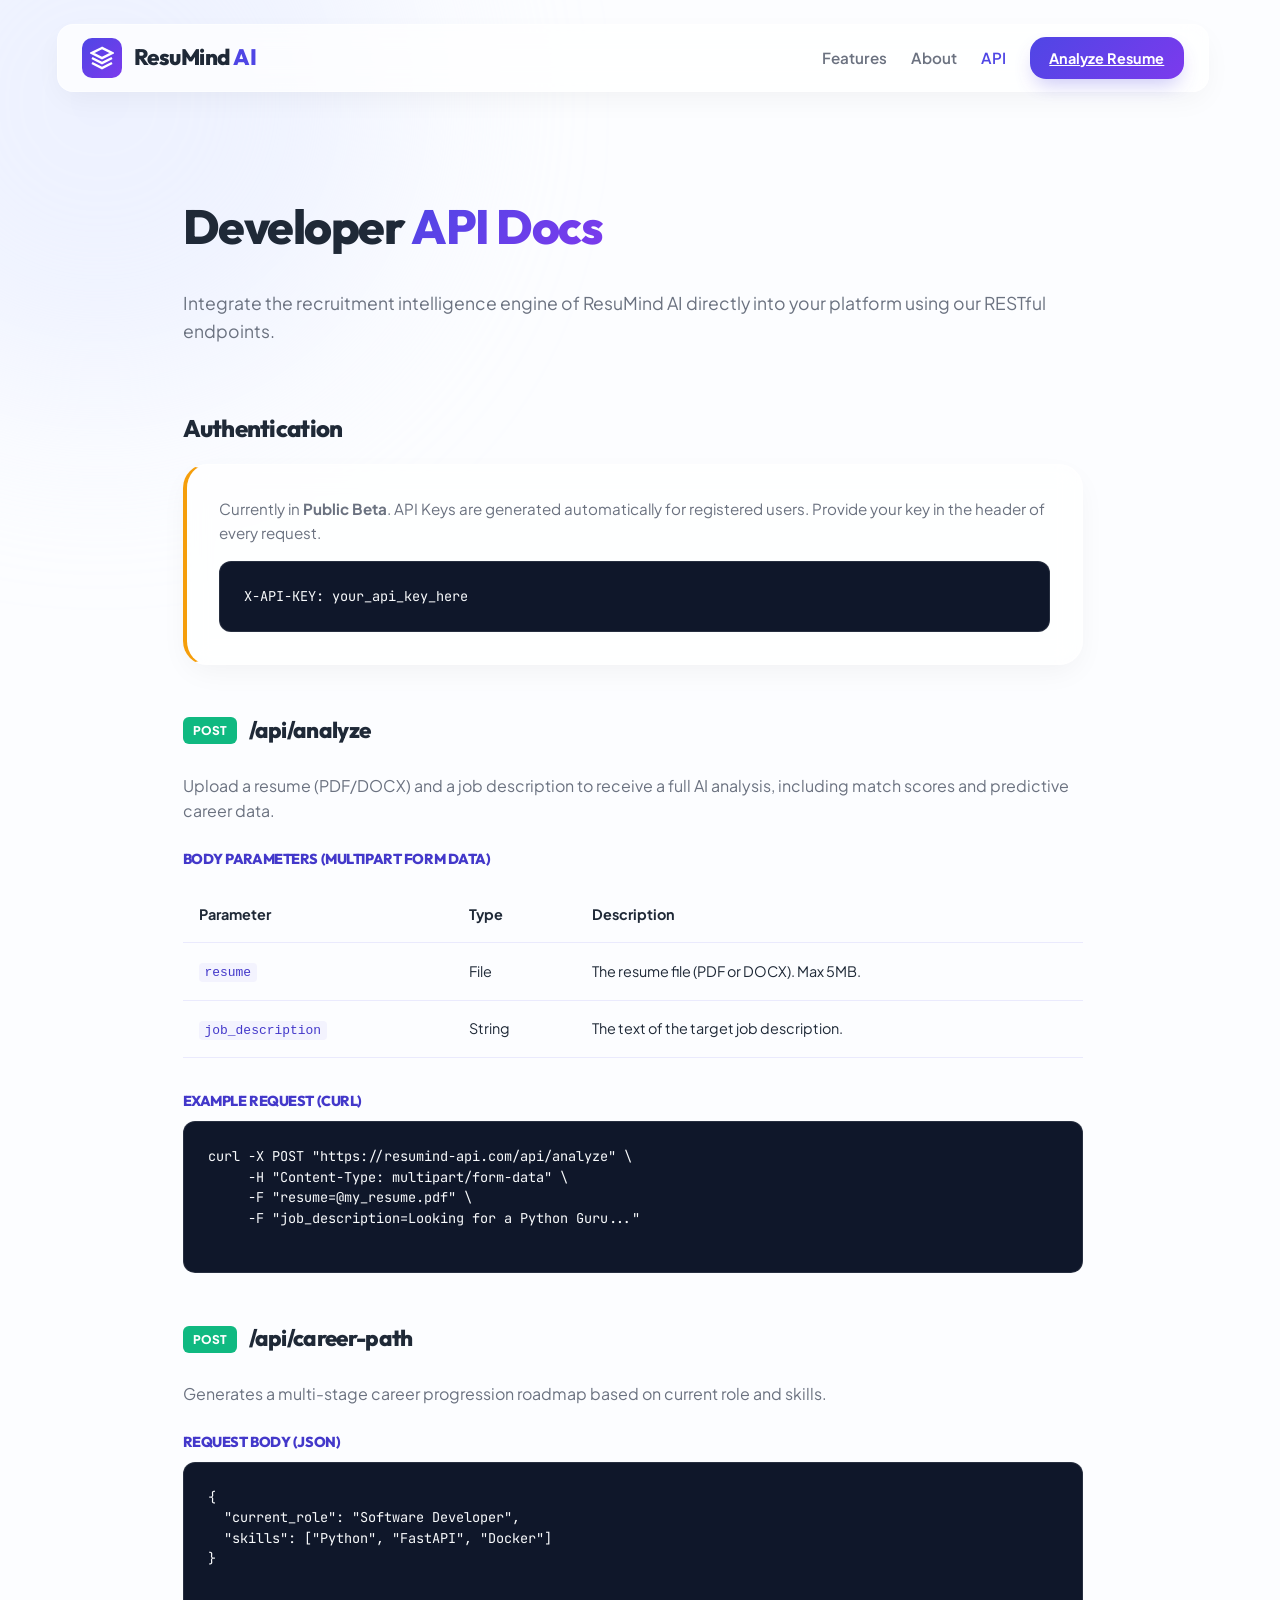
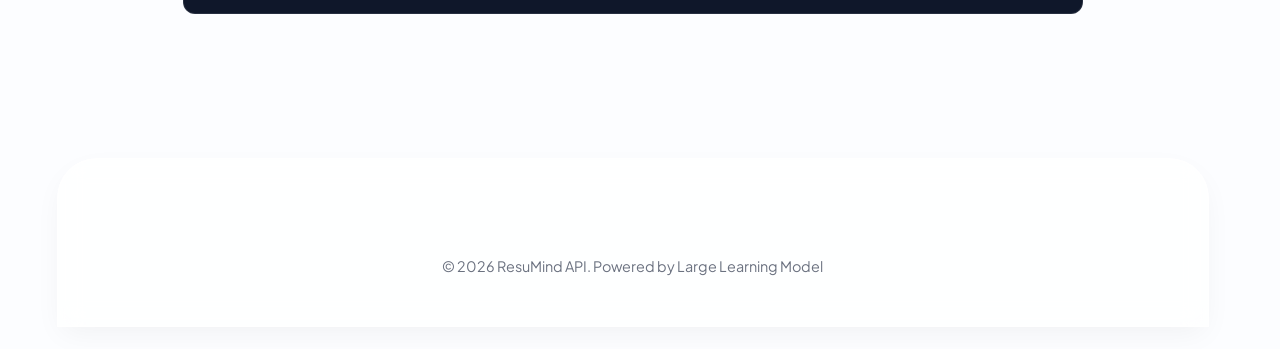
<file: frontend/api-docs.html>
<!DOCTYPE html>
<html lang="en">
<head>
    <meta charset="UTF-8">
    <meta name="viewport" content="width=device-width, initial-scale=1.0">
    <title>API Documentation | ResuMind AI</title>
    <link rel="preconnect" href="https://fonts.googleapis.com">
    <link rel="preconnect" href="https://fonts.gstatic.com" crossorigin>
    <link href="https://fonts.googleapis.com/css2?family=Outfit:wght@300;400;500;600;700;800&family=Plus+Jakarta+Sans:wght@400;500;600;700;800&family=JetBrains+Mono:wght@400;600&display=swap" rel="stylesheet">
    <link rel="stylesheet" href="css/styles.css">
    <link rel="stylesheet" href="css/components.css">
    <style>
        pre { background: #0f172a; color: #f8fafc; padding: 1.5rem; border-radius: 12px; font-family: 'JetBrains Mono', monospace; font-size: 0.85rem; overflow-x: auto; line-height: 1.5; border: 1px solid rgba(255,255,255,0.1); }
        .endpoint-card { margin-bottom: 3rem; }
        .method { padding: 4px 10px; border-radius: 6px; font-weight: 800; font-size: 0.75rem; color: white; margin-right: 0.75rem; }
        .method.post { background: #10b981; }
        .method.get { background: #3b82f6; }
        .param-table { width: 100%; border-collapse: collapse; margin: 1rem 0; font-size: 0.9rem; }
        .param-table th, .param-table td { text-align: left; padding: 1rem; border-bottom: 1px solid var(--border-subtle); }
        code { color: var(--text-indigo); background: rgba(79,70,229,0.05); padding: 2px 6px; border-radius: 4px; font-size: 0.9em; }
    </style>
</head>
<body>
    <div class="bg-shape shape-1"></div>

    <div class="app-container">
        <!-- Navigation -->
        <nav class="top-nav glass-panel">
            <div class="nav-brand">
                <a href="index.html" style="text-decoration: none; display: flex; align-items: center; gap: 0.75rem;">
                    <div class="brand-icon">
                        <svg width="24" height="24" viewBox="0 0 24 24" fill="none" stroke="currentColor" stroke-width="2.5">
                            <path d="M12 2L2 7L12 12L22 7L12 2Z"/><path d="M2 17L12 22L22 17"/><path d="M2 12L12 17L22 12"/>
                        </svg>
                    </div>
                    <span class="brand-text">ResuMind <span class="text-indigo">AI</span></span>
                </a>
            </div>
            <div class="nav-links">
                <a href="features.html" class="nav-link">Features</a>
                <a href="about.html" class="nav-link">About</a>
                <a href="api-docs.html" class="nav-link active">API</a>
                <a href="analyzer.html" class="btn btn-indigo btn-sm">Analyze Resume</a>
            </div>
        </nav>

        <main class="main-content" style="max-width: 900px; margin: 0 auto; padding-top: 4rem;">
            <header style="margin-bottom: 4rem;">
                <h1 style="font-size: 3rem; margin-bottom: 1.5rem;">Developer <span class="gradient-text">API Docs</span></h1>
                <p style="font-size: 1.1rem; color: var(--text-muted); line-height: 1.6;"> Integrate the recruitment intelligence engine of ResuMind AI directly into your platform using our RESTful endpoints.</p>
            </header>

            <!-- Authentication Section -->
            <section class="endpoint-card">
                <h2 style="margin-bottom: 1rem;">Authentication</h2>
                <div class="card glass-panel" style="border-left: 4px solid #f59e0b;">
                    <p style="font-size: 0.95rem; color: var(--text-muted);">Currently in <strong>Public Beta</strong>. API Keys are generated automatically for registered users. Provide your key in the header of every request.</p>
                    <pre style="margin-top: 1rem;">X-API-KEY: your_api_key_here</pre>
                </div>
            </section>

            <!-- Analyze Endpoint -->
            <section class="endpoint-card">
                <div style="display: flex; align-items: center; margin-bottom: 1.5rem;">
                    <span class="method post">POST</span>
                    <h3 style="font-size: 1.4rem;">/api/analyze</h3>
                </div>
                <p style="color: var(--text-muted); margin-bottom: 1.5rem;">Upload a resume (PDF/DOCX) and a job description to receive a full AI analysis, including match scores and predictive career data.</p>
                
                <h4 style="font-size: 0.9rem; color: var(--text-indigo); margin-bottom: 0.5rem; text-transform: uppercase;">Body Parameters (Multipart Form Data)</h4>
                <table class="param-table">
                    <tr><th>Parameter</th><th>Type</th><th>Description</th></tr>
                    <tr><td><code>resume</code></td><td>File</td><td>The resume file (PDF or DOCX). Max 5MB.</td></tr>
                    <tr><td><code>job_description</code></td><td>String</td><td>The text of the target job description.</td></tr>
                </table>

                <h4 style="font-size: 0.9rem; color: var(--text-indigo); margin: 2rem 0 0.5rem; text-transform: uppercase;">Example Request (cURL)</h4>
                <pre>
curl -X POST "https://resumind-api.com/api/analyze" \
     -H "Content-Type: multipart/form-data" \
     -F "resume=@my_resume.pdf" \
     -F "job_description=Looking for a Python Guru..."
                </pre>
            </section>

            <!-- Career Path Endpoint -->
            <section class="endpoint-card">
                <div style="display: flex; align-items: center; margin-bottom: 1.5rem;">
                    <span class="method post">POST</span>
                    <h3 style="font-size: 1.4rem;">/api/career-path</h3>
                </div>
                <p style="color: var(--text-muted); margin-bottom: 1.5rem;">Generates a multi-stage career progression roadmap based on current role and skills.</p>
                
                <h4 style="font-size: 0.9rem; color: var(--text-indigo); margin-bottom: 0.5rem; text-transform: uppercase;">Request Body (JSON)</h4>
                <pre>
{
  "current_role": "Software Developer",
  "skills": ["Python", "FastAPI", "Docker"]
}
                </pre>
            </section>
        </main>

        <footer class="v4-footer-unified glass-panel">
            <div style="text-align: center; color: var(--text-muted); font-size: 0.9rem;">
                © 2026 ResuMind API. Powered by Large Learning Model
            </div>
        </footer>
    </div>
</body>
</html>
</file>
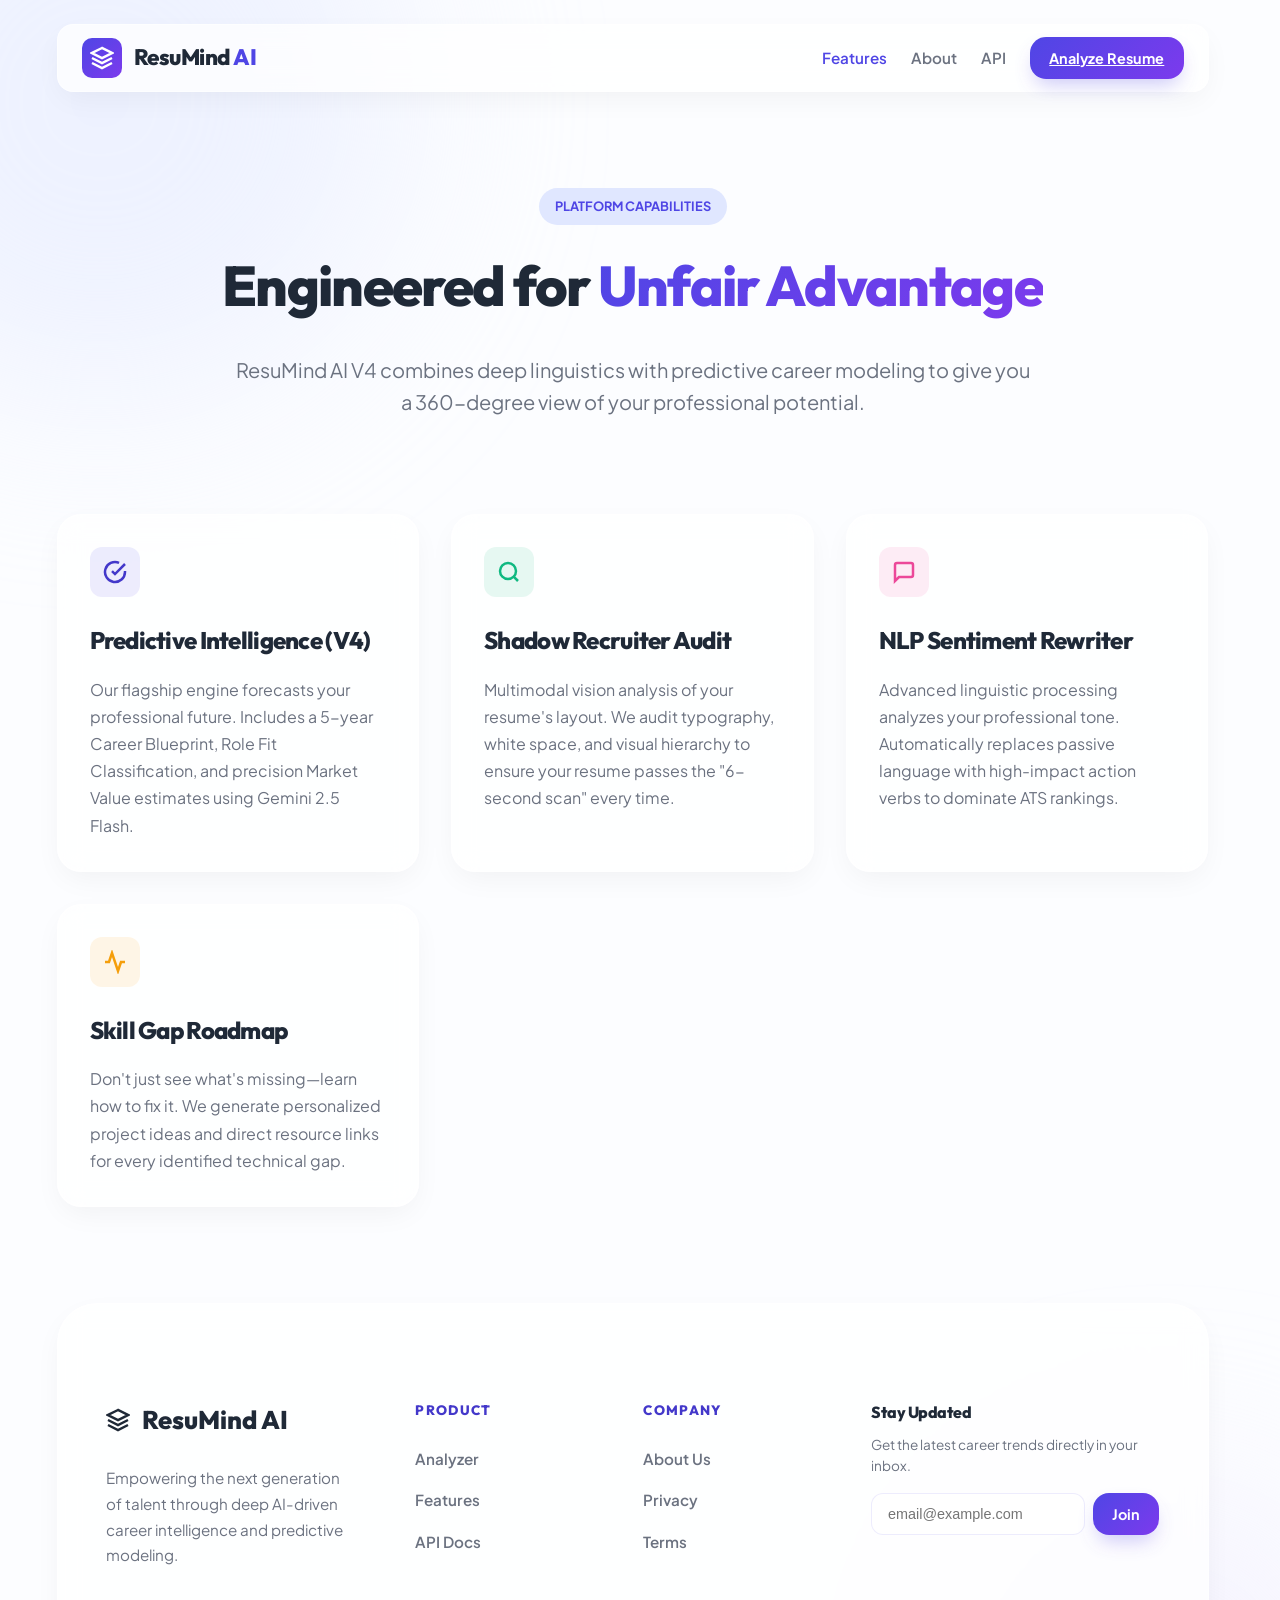
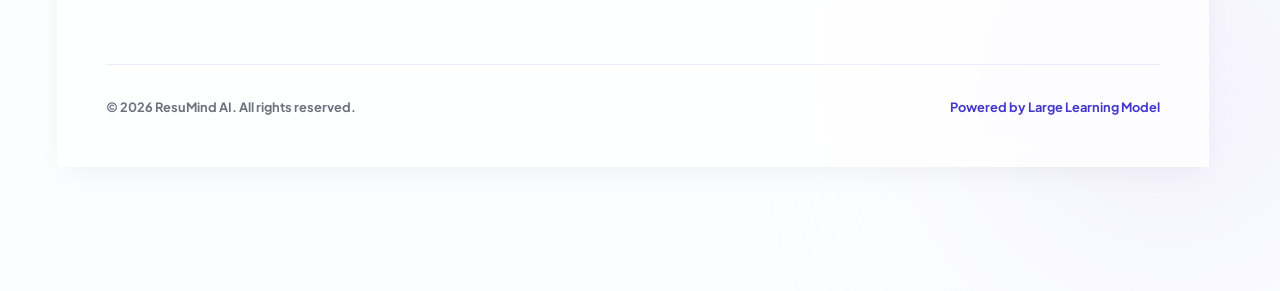
<file: frontend/features.html>
<!DOCTYPE html>
<html lang="en">
<head>
    <meta charset="UTF-8">
    <meta name="viewport" content="width=device-width, initial-scale=1.0">
    <title>Features | ResuMind AI V4</title>
    <link rel="preconnect" href="https://fonts.googleapis.com">
    <link rel="preconnect" href="https://fonts.gstatic.com" crossorigin>
    <link href="https://fonts.googleapis.com/css2?family=Outfit:wght@300;400;500;600;700;800&family=Plus+Jakarta+Sans:wght@400;500;600;700;800&display=swap" rel="stylesheet">
    <link rel="stylesheet" href="css/styles.css">
    <link rel="stylesheet" href="css/components.css">
</head>
<body>
    <div class="bg-shape shape-1"></div>
    <div class="bg-shape shape-2"></div>

    <div class="app-container">
        <!-- Navigation -->
        <nav class="top-nav glass-panel">
            <div class="nav-brand">
                <a href="index.html" style="text-decoration: none; display: flex; align-items: center; gap: 0.75rem;">
                    <div class="brand-icon">
                        <svg width="24" height="24" viewBox="0 0 24 24" fill="none" stroke="currentColor" stroke-width="2.5">
                            <path d="M12 2L2 7L12 12L22 7L12 2Z"/><path d="M2 17L12 22L22 17"/><path d="M2 12L12 17L22 12"/>
                        </svg>
                    </div>
                    <span class="brand-text">ResuMind <span class="text-indigo">AI</span></span>
                </a>
            </div>
            <div class="nav-links">
                <a href="features.html" class="nav-link active">Features</a>
                <a href="about.html" class="nav-link">About</a>
                <a href="api-docs.html" class="nav-link">API</a>
                <a href="analyzer.html" class="btn btn-indigo btn-sm">Analyze Resume</a>
            </div>
        </nav>

        <main class="main-content">
            <header style="padding: 4rem 0; text-align: center;">
                <div class="pill-label">PLATFORM CAPABILITIES</div>
                <h1 style="font-size: 3.5rem; margin-bottom: 1.5rem;">Engineered for <span class="gradient-text">Unfair Advantage</span></h1>
                <p style="font-size: 1.25rem; color: var(--text-muted); max-width: 800px; margin: 0 auto;">
                    ResuMind AI V4 combines deep linguistics with predictive career modeling to give you a 360-degree view of your professional potential.
                </p>
            </header>

            <div style="display: grid; grid-template-columns: repeat(auto-fit, minmax(350px, 1fr)); gap: 2rem; margin-top: 2rem;">
                <!-- Feature 1 -->
                <div class="card glass-panel staggered-entry fade-in-up" style="--delay: 1">
                    <div style="width: 50px; height: 50px; border-radius: 12px; background: rgba(79, 70, 229, 0.1); color: var(--text-indigo); display: flex; align-items: center; justify-content: center; margin-bottom: 1.5rem;">
                        <svg width="24" height="24" viewBox="0 0 24 24" fill="none" stroke="currentColor" stroke-width="2.5"><path d="M22 11.08V12a10 10 0 1 1-5.93-9.14"></path><polyline points="22 4 12 14.01 9 11.01"></polyline></svg>
                    </div>
                    <h3 style="font-size: 1.5rem; margin-bottom: 1rem;">Predictive Intelligence (V4)</h3>
                    <p style="color: var(--text-muted); line-height: 1.7;">Our flagship engine forecasts your professional future. Includes a 5-year Career Blueprint, Role Fit Classification, and precision Market Value estimates using Gemini 2.5 Flash.</p>
                </div>

                <!-- Feature 2 -->
                <div class="card glass-panel staggered-entry fade-in-up" style="--delay: 2">
                    <div style="width: 50px; height: 50px; border-radius: 12px; background: rgba(16, 185, 129, 0.1); color: #10b981; display: flex; align-items: center; justify-content: center; margin-bottom: 1.5rem;">
                        <svg width="24" height="24" viewBox="0 0 24 24" fill="none" stroke="currentColor" stroke-width="2.5"><circle cx="11" cy="11" r="8"></circle><line x1="21" y1="21" x2="16.65" y2="16.65"></line></svg>
                    </div>
                    <h3 style="font-size: 1.5rem; margin-bottom: 1rem;">Shadow Recruiter Audit</h3>
                    <p style="color: var(--text-muted); line-height: 1.7;">Multimodal vision analysis of your resume's layout. We audit typography, white space, and visual hierarchy to ensure your resume passes the "6-second scan" every time.</p>
                </div>

                <!-- Feature 3 -->
                <div class="card glass-panel staggered-entry fade-in-up" style="--delay: 3">
                    <div style="width: 50px; height: 50px; border-radius: 12px; background: rgba(236, 72, 153, 0.1); color: #ec4899; display: flex; align-items: center; justify-content: center; margin-bottom: 1.5rem;">
                        <svg width="24" height="24" viewBox="0 0 24 24" fill="none" stroke="currentColor" stroke-width="2.5"><path d="M21 15a2 2 0 0 1-2 2H7l-4 4V5a2 2 0 0 1 2-2h14a2 2 0 0 1 2 2z"></path></svg>
                    </div>
                    <h3 style="font-size: 1.5rem; margin-bottom: 1rem;">NLP Sentiment Rewriter</h3>
                    <p style="color: var(--text-muted); line-height: 1.7;">Advanced linguistic processing analyzes your professional tone. Automatically replaces passive language with high-impact action verbs to dominate ATS rankings.</p>
                </div>

                <!-- Feature 4 -->
                <div class="card glass-panel staggered-entry fade-in-up" style="--delay: 4">
                    <div style="width: 50px; height: 50px; border-radius: 12px; background: rgba(245, 158, 11, 0.1); color: #f59e0b; display: flex; align-items: center; justify-content: center; margin-bottom: 1.5rem;">
                        <svg width="24" height="24" viewBox="0 0 24 24" fill="none" stroke="currentColor" stroke-width="2.5"><polyline points="22 12 18 12 15 21 9 3 6 12 2 12"></polyline></svg>
                    </div>
                    <h3 style="font-size: 1.5rem; margin-bottom: 1rem;">Skill Gap Roadmap</h3>
                    <p style="color: var(--text-muted); line-height: 1.7;">Don't just see what's missing—learn how to fix it. We generate personalized project ideas and direct resource links for every identified technical gap.</p>
                </div>
            </div>
        </main>

        <footer class="v4-footer-unified glass-panel">
            <div class="footer-grid-v4">
                <div class="footer-brand-col">
                    <div class="f-logo">
                        <svg width="24" height="24" viewBox="0 0 24 24" fill="none" stroke="currentColor" stroke-width="2.5"><path d="M12 2L2 7L12 12L22 7L12 2Z"/><path d="M2 17L12 22L22 17"/><path d="M2 12L12 17L22 12"/></svg>
                        <span>ResuMind AI</span>
                    </div>
                    <p>Empowering the next generation of talent through deep AI-driven career intelligence and predictive modeling.</p>
                </div>
                <div class="footer-col">
                    <h4>Product</h4>
                    <ul class="footer-nav-list">
                        <li><a href="analyzer.html">Analyzer</a></li>
                        <li><a href="features.html">Features</a></li>
                        <li><a href="api-docs.html">API Docs</a></li>
                    </ul>
                </div>
                <div class="footer-col">
                    <h4>Company</h4>
                    <ul class="footer-nav-list">
                        <li><a href="about.html">About Us</a></li>
                        <li><a href="privacy.html">Privacy</a></li>
                        <li><a href="terms.html">Terms</a></li>
                    </ul>
                </div>
                <div class="footer-newsletter">
                    <h4>Stay Updated</h4>
                    <p style="font-size: 0.85rem; color: var(--text-muted); margin-top: 0.5rem;">Get the latest career trends directly in your inbox.</p>
                    <div class="newsletter-form">
                        <input type="email" placeholder="email@example.com" class="newsletter-input">
                        <button class="btn btn-indigo btn-sm">Join</button>
                    </div>
                </div>
            </div>
            <div class="footer-bottom-v4">
                <div>© 2026 ResuMind AI. All rights reserved.</div>
                <div style="color: var(--text-indigo);">Powered by Large Learning Model</div>
            </div>
        </footer>
    </div>
</body>
</html>
</file>
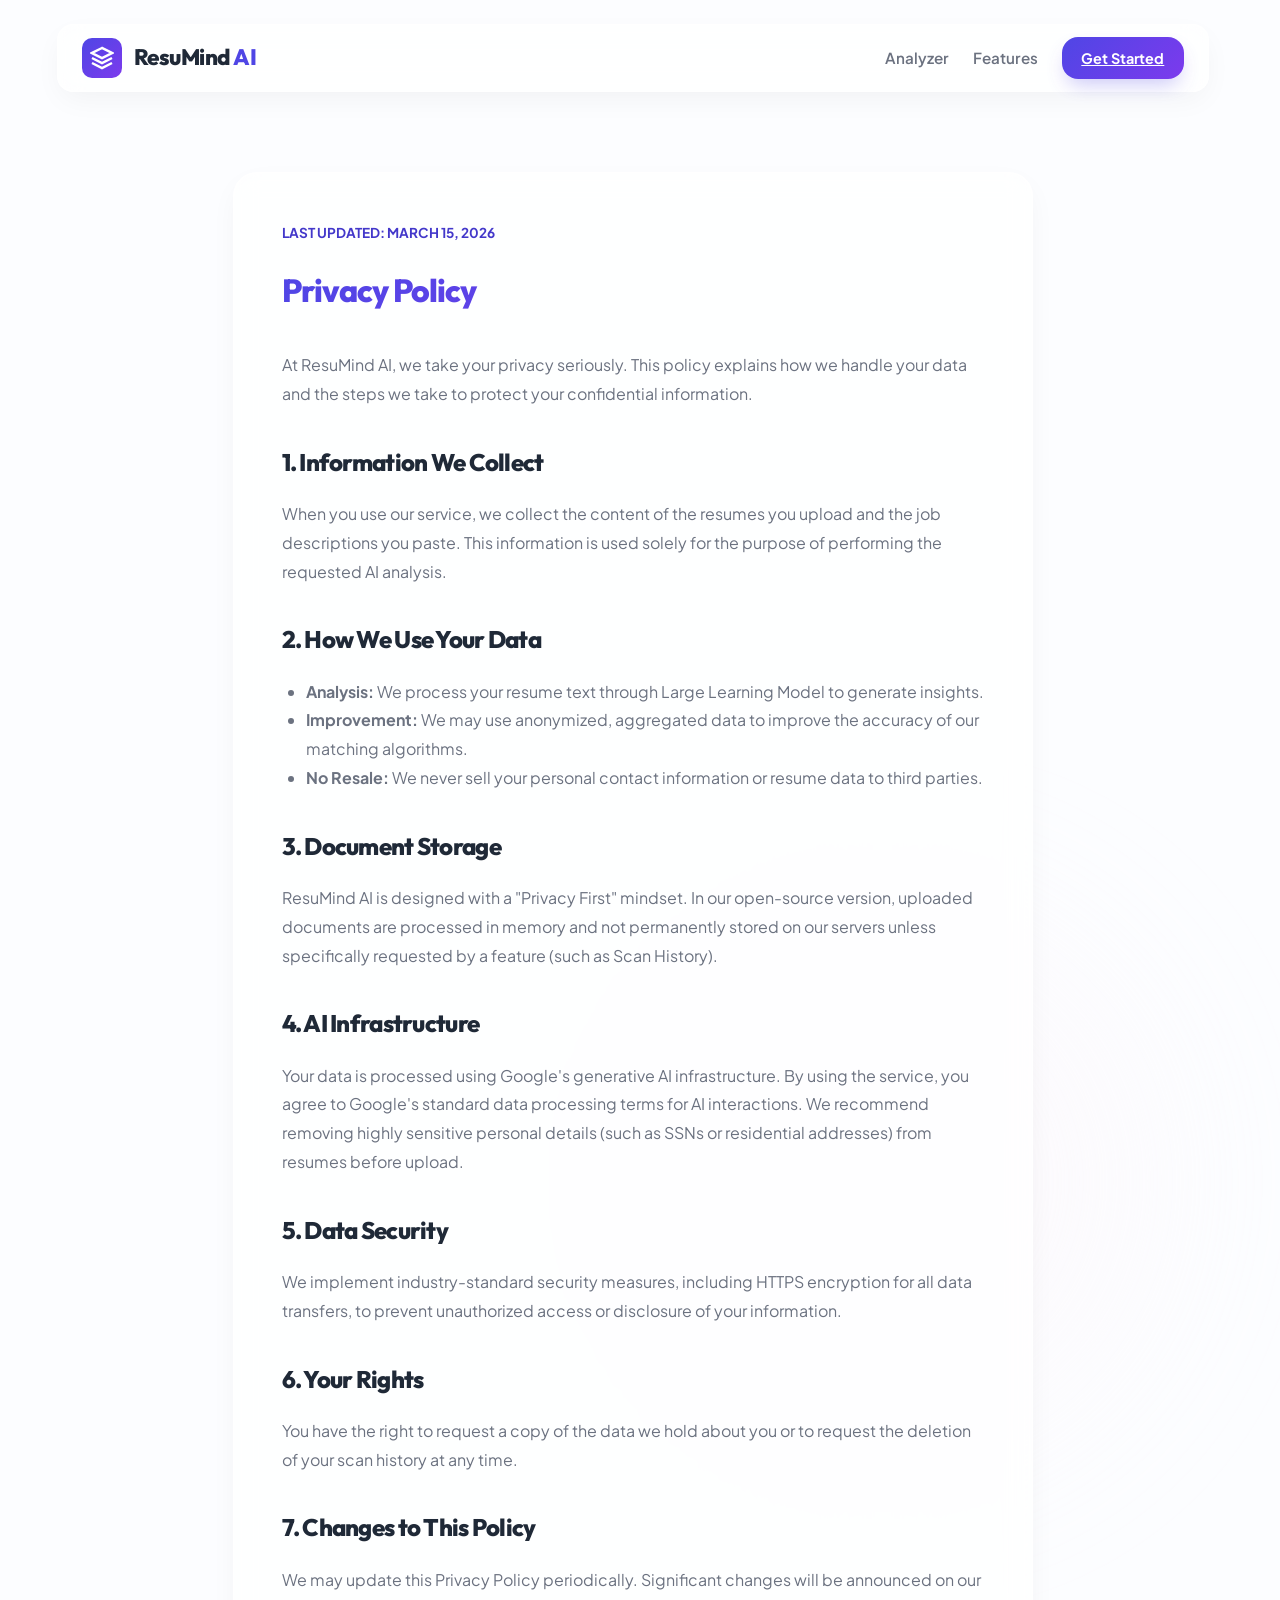
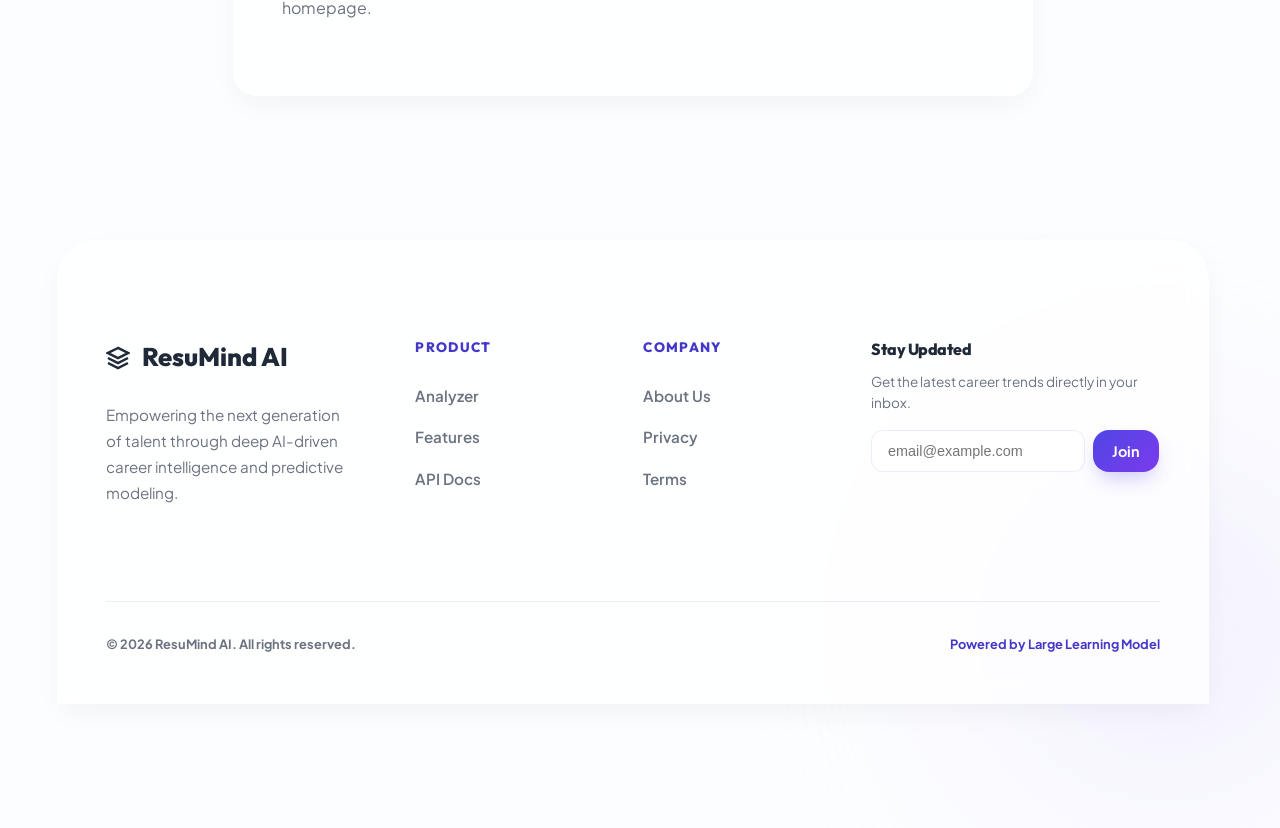
<file: frontend/privacy.html>
<!DOCTYPE html>
<html lang="en">
<head>
    <meta charset="UTF-8">
    <meta name="viewport" content="width=device-width, initial-scale=1.0">
    <title>Privacy Policy | ResuMind AI</title>
    <!-- Google Fonts -->
    <link rel="preconnect" href="https://fonts.googleapis.com">
    <link rel="preconnect" href="https://fonts.gstatic.com" crossorigin>
    <link href="https://fonts.googleapis.com/css2?family=Outfit:wght@300;400;500;600;700;800&family=Plus+Jakarta+Sans:wght@400;500;600;700;800&display=swap" rel="stylesheet">
    
    <!-- Dynamic SVG Favicon -->
    <link rel="icon" type="image/svg+xml" href="data:image/svg+xml,<svg xmlns='http://www.w3.org/2000/svg' viewBox='0 0 24 24' fill='%234338ca'><path d='M12 2L2 7L12 12L22 7L12 2Z'/><path d='M2 17L12 22L22 17'/><path d='M2 12L12 17L22 12'/></svg>">

    <!-- CSS Dependencies -->
    <link rel="stylesheet" href="css/styles.css">
    <link rel="stylesheet" href="css/components.css">
    <style>
        .legal-container { max-width: 800px; margin: 3rem auto; padding: 3rem; border-radius: var(--radius-lg); line-height: 1.8; }
        .legal-container h1 { margin-bottom: 2rem; }
        .legal-container h2 { margin: 2rem 0 1rem; font-size: 1.5rem; color: var(--text-main); }
        .legal-container p { color: var(--text-muted); margin-bottom: 1.5rem; }
        .legal-container ul { margin-bottom: 1.5rem; padding-left: 1.5rem; color: var(--text-muted); }
        .last-updated { font-size: 0.85rem; color: var(--text-indigo); font-weight: 700; margin-bottom: 1rem; display: block; }
    </style>
</head>
<body>
    <div class="bg-shape shape-2"></div>
    <div class="bg-shape shape-3"></div>

    <div class="app-container">
        <!-- Navigation -->
        <nav class="top-nav glass-panel">
            <div class="nav-brand">
                <a href="index.html" style="text-decoration: none; display: flex; align-items: center; gap: 0.75rem;">
                    <div class="brand-icon">
                        <svg width="24" height="24" viewBox="0 0 24 24" fill="none" stroke="currentColor" stroke-width="2.5">
                            <path d="M12 2L2 7L12 12L22 7L12 2Z"/>
                            <path d="M2 17L12 22L22 17"/>
                            <path d="M2 12L12 17L22 12"/>
                        </svg>
                    </div>
                    <span class="brand-text">ResuMind <span class="text-indigo">AI</span></span>
                </a>
            </div>
            <div class="nav-links">
                <a href="index.html" class="nav-link">Analyzer</a>
                <a href="features.html" class="nav-link">Features</a>
                <a href="index.html" class="btn btn-indigo btn-sm">Get Started</a>
            </div>
        </nav>

        <main class="main-content">
            <div class="legal-container glass-panel staggered-entry fade-in-up">
                <span class="last-updated">LAST UPDATED: MARCH 15, 2026</span>
                <h1 class="gradient-text">Privacy Policy</h1>
                
                <p>At ResuMind AI, we take your privacy seriously. This policy explains how we handle your data and the steps we take to protect your confidential information.</p>

                <h2>1. Information We Collect</h2>
                <p>When you use our service, we collect the content of the resumes you upload and the job descriptions you paste. This information is used solely for the purpose of performing the requested AI analysis.</p>

                <h2>2. How We Use Your Data</h2>
                <ul>
                    <li><strong>Analysis:</strong> We process your resume text through Large Learning Model to generate insights.</li>
                    <li><strong>Improvement:</strong> We may use anonymized, aggregated data to improve the accuracy of our matching algorithms.</li>
                    <li><strong>No Resale:</strong> We never sell your personal contact information or resume data to third parties.</li>
                </ul>

                <h2>3. Document Storage</h2>
                <p>ResuMind AI is designed with a "Privacy First" mindset. In our open-source version, uploaded documents are processed in memory and not permanently stored on our servers unless specifically requested by a feature (such as Scan History).</p>

                <h2>4. AI Infrastructure</h2>
                <p>Your data is processed using Google's generative AI infrastructure. By using the service, you agree to Google's standard data processing terms for AI interactions. We recommend removing highly sensitive personal details (such as SSNs or residential addresses) from resumes before upload.</p>

                <h2>5. Data Security</h2>
                <p>We implement industry-standard security measures, including HTTPS encryption for all data transfers, to prevent unauthorized access or disclosure of your information.</p>

                <h2>6. Your Rights</h2>
                <p>You have the right to request a copy of the data we hold about you or to request the deletion of your scan history at any time.</p>

                <h2>7. Changes to This Policy</h2>
                <p>We may update this Privacy Policy periodically. Significant changes will be announced on our homepage.</p>
            </div>
        </main>

        <footer class="v4-footer-unified glass-panel">
            <div class="footer-grid-v4">
                <div class="footer-brand-col">
                    <div class="f-logo">
                        <svg width="24" height="24" viewBox="0 0 24 24" fill="none" stroke="currentColor" stroke-width="2.5"><path d="M12 2L2 7L12 12L22 7L12 2Z"/><path d="M2 17L12 22L22 17"/><path d="M2 12L12 17L22 12"/></svg>
                        <span>ResuMind AI</span>
                    </div>
                    <p>Empowering the next generation of talent through deep AI-driven career intelligence and predictive modeling.</p>
                </div>
                <div class="footer-col">
                    <h4>Product</h4>
                    <ul class="footer-nav-list">
                        <li><a href="analyzer.html">Analyzer</a></li>
                        <li><a href="features.html">Features</a></li>
                        <li><a href="api-docs.html">API Docs</a></li>
                    </ul>
                </div>
                <div class="footer-col">
                    <h4>Company</h4>
                    <ul class="footer-nav-list">
                        <li><a href="about.html">About Us</a></li>
                        <li><a href="privacy.html">Privacy</a></li>
                        <li><a href="terms.html">Terms</a></li>
                    </ul>
                </div>
                <div class="footer-newsletter">
                    <h4>Stay Updated</h4>
                    <p style="font-size: 0.85rem; color: var(--text-muted); margin-top: 0.5rem;">Get the latest career trends directly in your inbox.</p>
                    <div class="newsletter-form">
                        <input type="email" placeholder="email@example.com" class="newsletter-input">
                        <button class="btn btn-indigo btn-sm">Join</button>
                    </div>
                </div>
            </div>
            <div class="footer-bottom-v4">
                <div>© 2026 ResuMind AI. All rights reserved.</div>
                <div style="color: var(--text-indigo);">Powered by Large Learning Model</div>
            </div>
        </footer>
    </div>
</body>
</html>
</file>
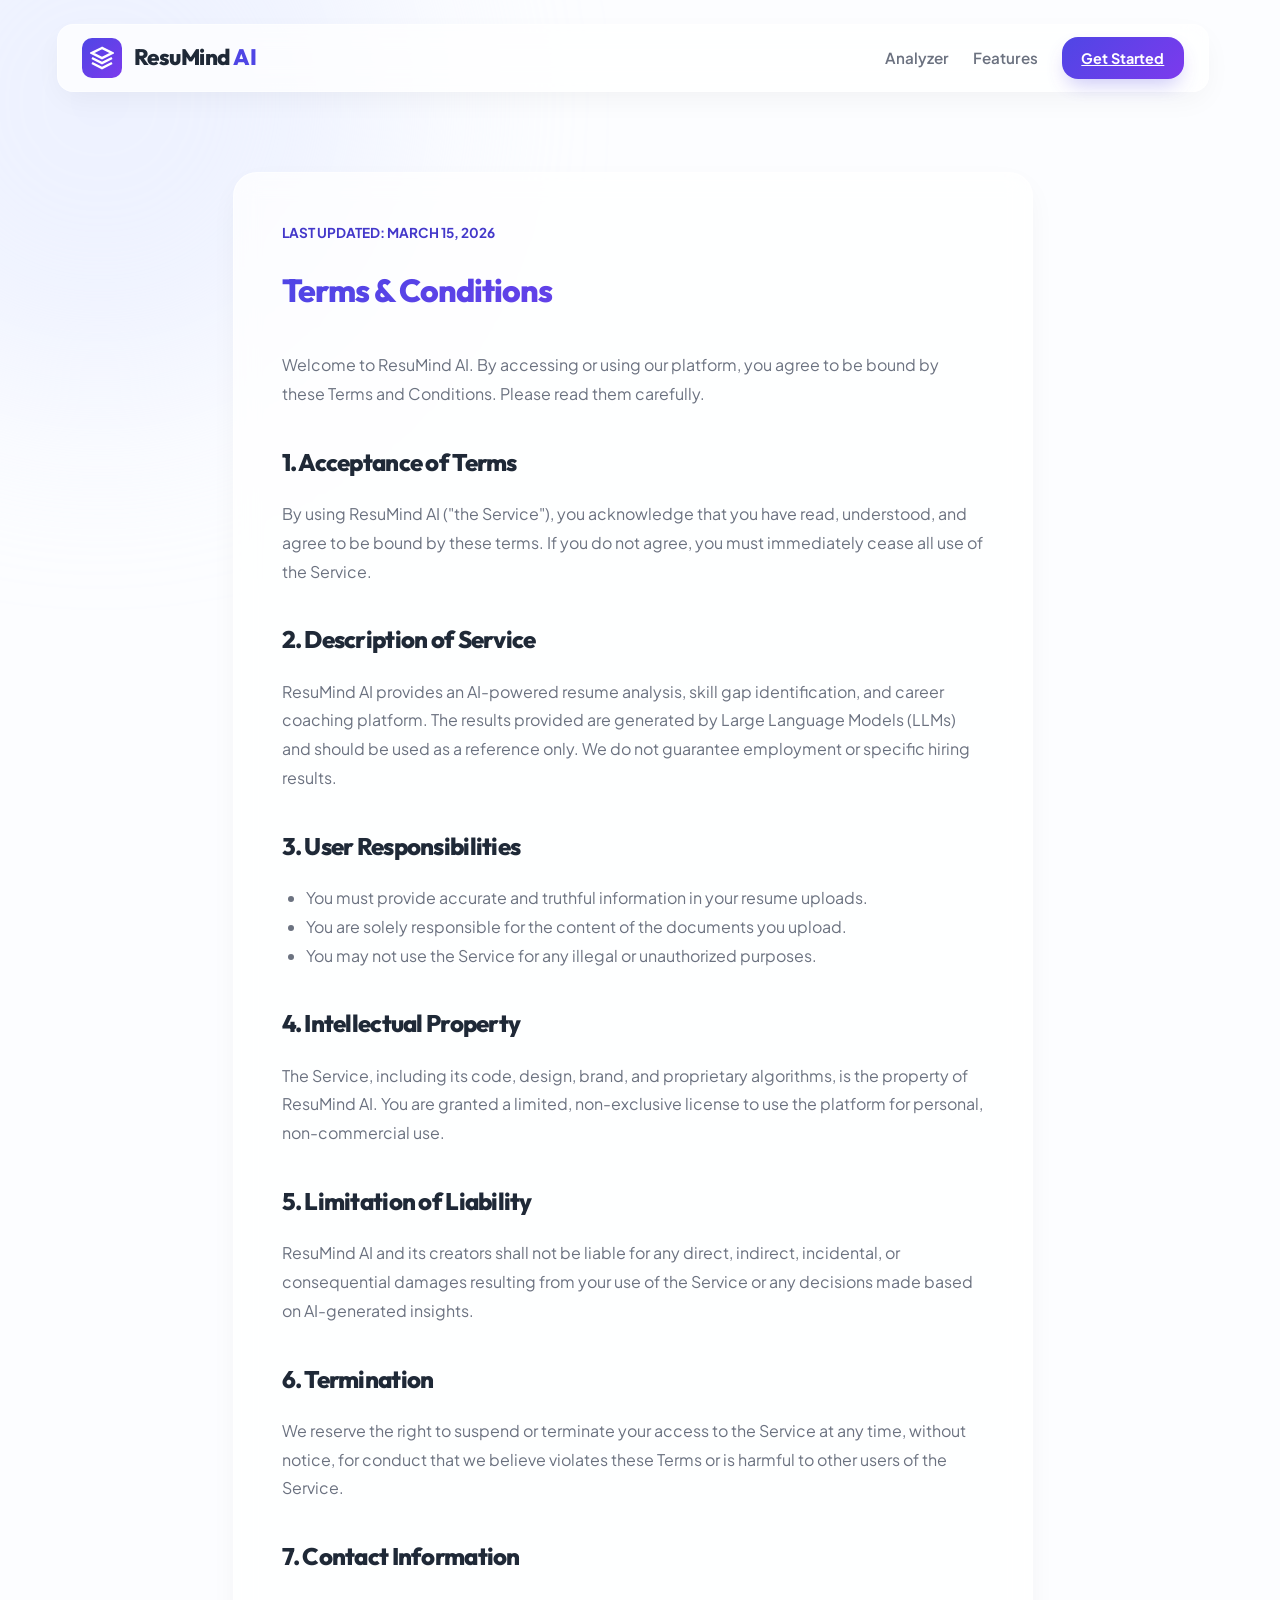
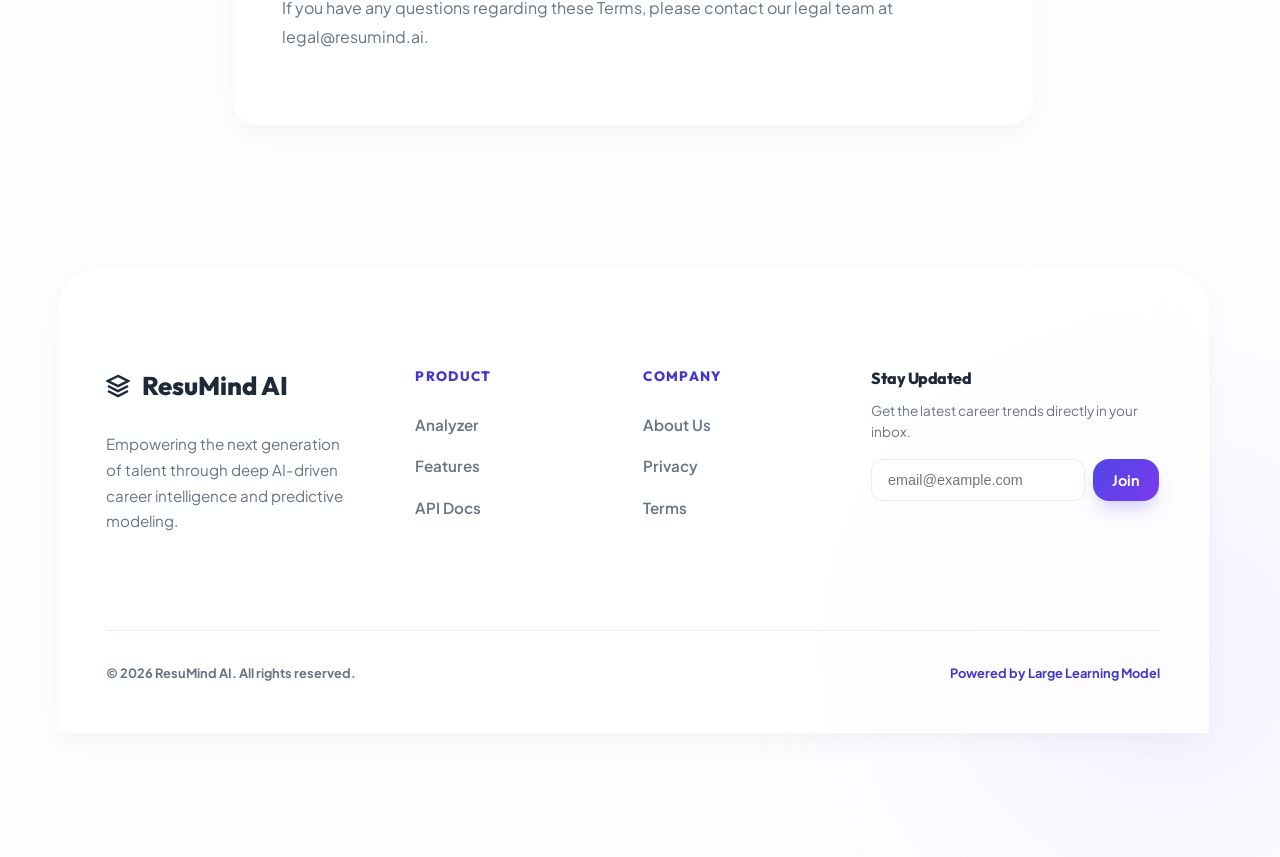
<file: frontend/terms.html>
<!DOCTYPE html>
<html lang="en">
<head>
    <meta charset="UTF-8">
    <meta name="viewport" content="width=device-width, initial-scale=1.0">
    <title>Terms & Conditions | ResuMind AI</title>
    <!-- Google Fonts -->
    <link rel="preconnect" href="https://fonts.googleapis.com">
    <link rel="preconnect" href="https://fonts.gstatic.com" crossorigin>
    <link href="https://fonts.googleapis.com/css2?family=Outfit:wght@300;400;500;600;700;800&family=Plus+Jakarta+Sans:wght@400;500;600;700;800&display=swap" rel="stylesheet">
    
    <!-- Dynamic SVG Favicon -->
    <link rel="icon" type="image/svg+xml" href="data:image/svg+xml,<svg xmlns='http://www.w3.org/2000/svg' viewBox='0 0 24 24' fill='%234338ca'><path d='M12 2L2 7L12 12L22 7L12 2Z'/><path d='M2 17L12 22L22 17'/><path d='M2 12L12 17L22 12'/></svg>">

    <!-- CSS Dependencies -->
    <link rel="stylesheet" href="css/styles.css">
    <link rel="stylesheet" href="css/components.css">
    <style>
        .legal-container { max-width: 800px; margin: 3rem auto; padding: 3rem; border-radius: var(--radius-lg); line-height: 1.8; }
        .legal-container h1 { margin-bottom: 2rem; }
        .legal-container h2 { margin: 2rem 0 1rem; font-size: 1.5rem; color: var(--text-main); }
        .legal-container p { color: var(--text-muted); margin-bottom: 1.5rem; }
        .legal-container ul { margin-bottom: 1.5rem; padding-left: 1.5rem; color: var(--text-muted); }
        .last-updated { font-size: 0.85rem; color: var(--text-indigo); font-weight: 700; margin-bottom: 1rem; display: block; }
    </style>
</head>
<body>
    <div class="bg-shape shape-1"></div>
    <div class="bg-shape shape-2"></div>

    <div class="app-container">
        <!-- Navigation -->
        <nav class="top-nav glass-panel">
            <div class="nav-brand">
                <a href="index.html" style="text-decoration: none; display: flex; align-items: center; gap: 0.75rem;">
                    <div class="brand-icon">
                        <svg width="24" height="24" viewBox="0 0 24 24" fill="none" stroke="currentColor" stroke-width="2.5">
                            <path d="M12 2L2 7L12 12L22 7L12 2Z"/>
                            <path d="M2 17L12 22L22 17"/>
                            <path d="M2 12L12 17L22 12"/>
                        </svg>
                    </div>
                    <span class="brand-text">ResuMind <span class="text-indigo">AI</span></span>
                </a>
            </div>
            <div class="nav-links">
                <a href="index.html" class="nav-link">Analyzer</a>
                <a href="features.html" class="nav-link">Features</a>
                <a href="index.html" class="btn btn-indigo btn-sm">Get Started</a>
            </div>
        </nav>

        <main class="main-content">
            <div class="legal-container glass-panel staggered-entry fade-in-up">
                <span class="last-updated">LAST UPDATED: MARCH 15, 2026</span>
                <h1 class="gradient-text">Terms & Conditions</h1>
                
                <p>Welcome to ResuMind AI. By accessing or using our platform, you agree to be bound by these Terms and Conditions. Please read them carefully.</p>

                <h2>1. Acceptance of Terms</h2>
                <p>By using ResuMind AI ("the Service"), you acknowledge that you have read, understood, and agree to be bound by these terms. If you do not agree, you must immediately cease all use of the Service.</p>

                <h2>2. Description of Service</h2>
                <p>ResuMind AI provides an AI-powered resume analysis, skill gap identification, and career coaching platform. The results provided are generated by Large Language Models (LLMs) and should be used as a reference only. We do not guarantee employment or specific hiring results.</p>

                <h2>3. User Responsibilities</h2>
                <ul>
                    <li>You must provide accurate and truthful information in your resume uploads.</li>
                    <li>You are solely responsible for the content of the documents you upload.</li>
                    <li>You may not use the Service for any illegal or unauthorized purposes.</li>
                </ul>

                <h2>4. Intellectual Property</h2>
                <p>The Service, including its code, design, brand, and proprietary algorithms, is the property of ResuMind AI. You are granted a limited, non-exclusive license to use the platform for personal, non-commercial use.</p>

                <h2>5. Limitation of Liability</h2>
                <p>ResuMind AI and its creators shall not be liable for any direct, indirect, incidental, or consequential damages resulting from your use of the Service or any decisions made based on AI-generated insights.</p>

                <h2>6. Termination</h2>
                <p>We reserve the right to suspend or terminate your access to the Service at any time, without notice, for conduct that we believe violates these Terms or is harmful to other users of the Service.</p>

                <h2>7. Contact Information</h2>
                <p>If you have any questions regarding these Terms, please contact our legal team at legal@resumind.ai.</p>
            </div>
        </main>

        <footer class="v4-footer-unified glass-panel">
            <div class="footer-grid-v4">
                <div class="footer-brand-col">
                    <div class="f-logo">
                        <svg width="24" height="24" viewBox="0 0 24 24" fill="none" stroke="currentColor" stroke-width="2.5"><path d="M12 2L2 7L12 12L22 7L12 2Z"/><path d="M2 17L12 22L22 17"/><path d="M2 12L12 17L22 12"/></svg>
                        <span>ResuMind AI</span>
                    </div>
                    <p>Empowering the next generation of talent through deep AI-driven career intelligence and predictive modeling.</p>
                </div>
                <div class="footer-col">
                    <h4>Product</h4>
                    <ul class="footer-nav-list">
                        <li><a href="analyzer.html">Analyzer</a></li>
                        <li><a href="features.html">Features</a></li>
                        <li><a href="api-docs.html">API Docs</a></li>
                    </ul>
                </div>
                <div class="footer-col">
                    <h4>Company</h4>
                    <ul class="footer-nav-list">
                        <li><a href="about.html">About Us</a></li>
                        <li><a href="privacy.html">Privacy</a></li>
                        <li><a href="terms.html">Terms</a></li>
                    </ul>
                </div>
                <div class="footer-newsletter">
                    <h4>Stay Updated</h4>
                    <p style="font-size: 0.85rem; color: var(--text-muted); margin-top: 0.5rem;">Get the latest career trends directly in your inbox.</p>
                    <div class="newsletter-form">
                        <input type="email" placeholder="email@example.com" class="newsletter-input">
                        <button class="btn btn-indigo btn-sm">Join</button>
                    </div>
                </div>
            </div>
            <div class="footer-bottom-v4">
                <div>© 2026 ResuMind AI. All rights reserved.</div>
                <div style="color: var(--text-indigo);">Powered by Large Learning Model</div>
            </div>
        </footer>
    </div>
</body>
</html>
</file>
<file: frontend/css/styles.css>
/* ResuMind AI V3 Premium Stylesheet */
:root {
    /* Rich Indigo Color Palette */
    --indigo-primary: #4f46e5;
    --indigo-dark: #3730a3;
    --indigo-light: #e0e7ff;
    --indigo-gradient: linear-gradient(135deg, #4f46e5 0%, #7c3aed 100%);
    
    --bg-color: #fcfdff;
    --surface-glass: rgba(255, 255, 255, 0.75);
    --border-glass: rgba(255, 255, 255, 0.5);
    --border-subtle: rgba(79, 70, 229, 0.1);
    
    /* Text Colors */
    --text-main: #1f2937;
    --text-muted: #6b7280;
    --text-indigo: #4338ca;
    
    /* Status Colors */
    --success-color: #10b981;
    --warning-color: #f59e0b;
    --error-color: #ef4444;
    
    /* Shadows */
    --shadow-soft: 0 10px 30px -5px rgba(0, 0, 0, 0.05);
    --shadow-premium: 0 25px 50px -12px rgba(79, 70, 229, 0.1);
    
    /* Architecture */
    --radius-lg: 24px;
    --radius-md: 16px;
    --radius-sm: 8px;
    
    --ease-out: cubic-bezier(0.16, 1, 0.3, 1);
    --max-width: 1200px;
}

* { margin: 0; padding: 0; box-sizing: border-box; }

html {
    width: 100%;
    margin: 0;
    padding: 0;
    overflow-x: hidden;
    /* Prevent double scrollbar on Windows */
    scrollbar-gutter: stable;
}

body {
    width: 100%;
    margin: 0;
    padding: 0;
    position: relative;
    font-family: 'Plus Jakarta Sans', 'Inter', sans-serif;
    color: var(--text-main);
    background: var(--bg-color);
    line-height: 1.6;
    min-height: 100vh;
}

body.no-scroll {
    overflow: hidden !important;
}

/* Background Animations */
.bg-shape {
    position: absolute; border-radius: 50%; filter: blur(100px); z-index: -1; opacity: 0.5;
    animation: moveBg 20s infinite alternate var(--ease-out);
    pointer-events: none;
}
.shape-1 { width: 600px; height: 600px; background: #e0e7ff; top: -200px; left: -200px; }
.shape-2 { width: 400px; height: 400px; background: #ede9fe; bottom: -100px; right: -100px; animation-delay: -5s; }
.shape-3 { width: 500px; height: 500px; background: #fdf2f8; top: 40%; left: 50%; opacity: 0.3; }

@keyframes moveBg {
    0% { transform: translate(0, 0) scale(1); }
    100% { transform: translate(100px, 50px) scale(1.1); }
}

/* Layout */
.app-container {
    max-width: var(--max-width);
    width: 100%;
    margin: 0 auto;
    padding: 1.5rem;
    display: flex;
    flex-direction: column;
    min-height: 100vh;
    position: relative;
}

.main-content { flex: 1; display: flex; flex-direction: column; }

/* Navigation */
.top-nav {
    display: flex;
    justify-content: space-between;
    align-items: center;
    padding: 0.75rem 1.5rem;
    border-radius: var(--radius-md);
    margin-bottom: 2rem;
    position: sticky;
    top: 1rem;
    z-index: 100;
}

.nav-brand { display: flex; align-items: center; gap: 0.75rem; }
.brand-icon {
    background: var(--indigo-gradient); color: white;
    padding: 8px; border-radius: 10px; display: flex;
}
.brand-text { font-family: 'Outfit'; font-weight: 800; font-size: 1.4rem; color: var(--text-main); letter-spacing: -0.02em; }
.text-indigo { color: var(--indigo-primary); }

.nav-links { display: flex; align-items: center; gap: 1.5rem; }
.nav-link { 
    text-decoration: none; color: var(--text-muted); font-size: 0.95rem; font-weight: 600; 
    transition: color 0.3s ease;
}
.nav-link:hover, .nav-link.active { color: var(--indigo-primary); }

/* Typography & Titles */
h1, h2, h3, h4 { font-family: 'Outfit', sans-serif; font-weight: 800; letter-spacing: -0.03em; }

.gradient-text {
    background: var(--indigo-gradient);
    background-clip: text;
    -webkit-background-clip: text;
    -webkit-text-fill-color: transparent;
}

.hero-title { font-size: 4rem; line-height: 1.1; margin-bottom: 1.5rem; }
@media (max-width: 768px) { .hero-title { font-size: 2.5rem; } }

.hero-subtitle { font-size: 1.25rem; color: var(--text-muted); margin-bottom: 2rem; max-width: 500px; }

/* User Profile Navigation */
.user-profile-nav {
    display: flex;
    align-items: center;
    gap: 1.5rem;
    padding: 0.5rem 1rem;
    background: rgba(255, 255, 255, 0.5);
    border-radius: var(--radius-md);
    border: 1px solid var(--border-subtle);
}

.u-info {
    display: flex;
    flex-direction: column;
    align-items: flex-end;
}

.u-name {
    font-size: 0.9rem;
    font-weight: 800;
    color: var(--text-main);
}

.u-email {
    font-size: 0.75rem;
    color: var(--text-muted);
    font-weight: 600;
}

@media (max-width: 600px) {
    .user-profile-nav { gap: 0.5rem; padding: 0.25rem 0.5rem; }
    .u-email { display: none; }
    .u-name { font-size: 0.8rem; }
}

/* Buttons */
.btn {
    display: inline-flex; align-items: center; justify-content: center; gap: 0.5rem;
    font-weight: 700; border: none; border-radius: var(--radius-md); cursor: pointer;
    transition: all 0.3s var(--ease-out); font-family: inherit;
}
.btn-indigo { background: var(--indigo-gradient); color: white; box-shadow: 0 10px 20px -5px rgba(79, 70, 229, 0.3); }
.btn-indigo:hover { transform: translateY(-2px); box-shadow: 0 15px 30px -8px rgba(79, 70, 229, 0.4); }
.btn-outline { background: white; border: 1px solid var(--border-subtle); color: var(--text-main); }
.btn-outline:hover { background: var(--bg-color); border-color: var(--indigo-primary); color: var(--indigo-primary); }

.btn-large { padding: 1.25rem 2rem; font-size: 1.1rem; }
.btn-sm { padding: 0.6rem 1.2rem; font-size: 0.9rem; }
.btn-block { width: 100%; }

/* Glass Panels */
.glass-panel {
    background: var(--surface-glass);
    backdrop-filter: blur(12px);
    -webkit-backdrop-filter: blur(12px);
    border: 1px solid var(--border-glass);
    box-shadow: var(--shadow-soft);
}

.card { border-radius: var(--radius-lg); padding: 2rem; }

/* Visibility & Sections */
.view-section { display: none; width: 100%; }
.view-section.active { display: block; }
.hidden { display: none !important; }

/* Animations */
.staggered-entry { opacity: 0; }
.active .staggered-entry, body:not(.analyzing) .staggered-entry {
    animation: fadeInUp 0.8s var(--ease-out) forwards;
    animation-delay: calc(var(--delay, 1) * 0.1s);
}

@keyframes fadeInUp {
    from { opacity: 0; transform: translateY(30px); }
    to { opacity: 1; transform: translateY(0); }
}

@keyframes slideInTop {
    from { opacity: 0; transform: translateY(-30px); }
    to { opacity: 1; transform: translateY(0); }
}

/* Social Proof Icons */
.social-proof { display: flex; align-items: center; gap: 1rem; margin-top: 3rem; }
.avatar-group { display: flex; }
.avatar { width: 36px; height: 36px; border-radius: 50%; border: 2px solid white; margin-left: -12px; }
.avatar:first-child { margin-left: 0; }
.proof-text { font-size: 0.9rem; color: var(--text-muted); font-weight: 500; }

.pill-label {
    display: inline-block; padding: 0.5rem 1rem; background: var(--indigo-light); color: var(--indigo-primary);
    border-radius: 50px; font-weight: 700; font-size: 0.8rem; margin-bottom: 1rem;
}
@media (max-width: 600px) {
    :root {
        --radius-lg: 16px;
        --radius-md: 12px;
    }

    .app-container {
        padding: 1rem;
    }

    .top-nav {
        padding: 0.75rem 1rem;
        margin-bottom: 1.5rem;
    }

    .nav-links {
        gap: 0.75rem;
    }

    .nav-link {
        display: none; /* Hide non-essential links on phone to prevent overlap */
    }

    .nav-link.active {
        display: block; /* Show only Active link */
    }

    .hero-title {
        font-size: 2.25rem;
        text-align: center;
    }

    .hero-subtitle {
        font-size: 1.1rem;
        text-align: center;
        margin-bottom: 1.5rem;
    }

    .btn-large {
        padding: 1rem 1.5rem;
        font-size: 1rem;
    }

    .card {
        padding: 1.5rem;
    }

    .social-proof {
        flex-direction: column;
        text-align: center;
        margin-top: 2rem;
    }
}
</file>
<file: frontend/css/components.css>
/* --- Career Roadmap Section (V6) --- */
.roadmap-grid {
    display: grid;
    grid-template-columns: repeat(auto-fit, minmax(320px, 1fr));
    gap: 1.5rem;
    margin-bottom: 2rem;
}

.roadmap-card {
    padding: 2rem;
    background: white;
    border: 1px solid var(--border-subtle);
    border-radius: var(--radius-lg);
    box-shadow: var(--shadow-soft);
    display: flex;
    flex-direction: column;
    gap: 1.5rem;
    transition: transform 0.3s ease;
}

.roadmap-card:hover {
    transform: translateY(-5px);
}

.roadmap-card .skill-title {
    font-size: 1.25rem;
    font-weight: 800;
    color: #db2777; /* Pink/Purple accent */
    margin-bottom: 0.5rem;
}

.roadmap-steps {
    list-style: none;
    padding: 0;
    display: flex;
    flex-direction: column;
    gap: 1rem;
    position: relative;
}

.roadmap-steps li {
    padding-left: 2.5rem;
    font-size: 0.95rem;
    font-weight: 600;
    color: var(--text-main);
    position: relative;
    line-height: 1.4;
}

.roadmap-steps li::before {
    content: '';
    position: absolute;
    left: 0.5rem;
    top: 0.25rem;
    width: 1rem;
    height: 1rem;
    background: #db2777;
    border-radius: 50%;
    z-index: 2;
}

.roadmap-steps li::after {
    content: '';
    position: absolute;
    left: 1rem;
    top: 1.25rem;
    width: 2px;
    height: calc(100% + 0.5rem);
    background: #fdf2f8;
    z-index: 1;
}

.roadmap-steps li:last-child::after {
    display: none;
}

.roadmap-info {
    display: grid;
    grid-template-columns: 1fr 1fr;
    gap: 1rem;
    background: #fdf2f8;
    padding: 1.25rem;
    border-radius: var(--radius-md);
    font-size: 0.85rem;
}

.roadmap-info .label { font-weight: 800; color: #db2777; margin-bottom: 0.25rem; display: block; }
.roadmap-info .val { color: var(--text-muted); font-weight: 600; text-decoration: none; word-break: break-all; }
.roadmap-info .val:hover { color: #db2777; }

.roadmap-placeholder { text-align: center; padding: 4rem; color: var(--text-muted); font-style: italic; font-weight: 600; }

/* ResuMind AI V3 Components Stylesheet */

/* --- Features Info Grid (Upload Section) --- */
.card-h-icon {
    width: 42px; height: 42px; border-radius: 50%; display: flex; align-items: center; justify-content: center; margin-bottom: 0.75rem;
}
.card-h-icon.success { background: #ecfdf5; color: #059669; }

.salary-card-v3 h3 { font-size: 1.1rem; margin-bottom: 0.5rem; }
.salary-range { font-size: 1.75rem; font-weight: 800; color: #059669; font-family: 'Outfit'; margin-bottom: 0.25rem; }
.v3-divider.mini { width: 30px; margin: 1.25rem 0; opacity: 0.5; }

.neg-tips-list { list-style: none; padding: 0; display: flex; flex-direction: column; gap: 0.75rem; }
.neg-tips-list li { font-size: 0.85rem; color: var(--text-muted); padding-left: 1.5rem; position: relative; line-height: 1.4; }
.neg-tips-list li::before { content: '→'; position: absolute; left: 0; color: #059669; font-weight: 900; }

.fixer-card-v3 { margin-bottom: 1.5rem; border-top: 4px solid var(--indigo-primary); }
.fixer-header { display: flex; justify-content: space-between; align-items: flex-start; margin-bottom: 1.25rem; flex-wrap: wrap; gap: 1rem; }
.fixer-badge { background: var(--indigo-light); color: var(--indigo-primary); padding: 0.25rem 0.6rem; border-radius: 6px; font-size: 0.65rem; font-weight: 800; letter-spacing: 0.05em; width: fit-content; margin-bottom: 0.25rem; }
.fixer-content { background: #f8fafc; padding: 1.25rem; border-radius: var(--radius-md); border: 1px solid #e2e8f0; }
#optimized-summary-text { font-size: 0.95rem; line-height: 1.6; color: var(--text-main); font-style: italic; }

/* NLP Insights Card */
.nlp-card-v3 { margin-bottom: 2rem; border-left: 5px solid #00796b; }
.nlp-grid { display: grid; grid-template-columns: 1fr 1fr; gap: 2rem; margin-top: 1.5rem; }
@media (max-width: 600px) { .nlp-grid { grid-template-columns: 1fr; gap: 1rem; } }

.nlp-metric-group { display: flex; flex-direction: column; gap: 0.5rem; }
.nlp-metric-group .metric-h { display: flex; justify-content: space-between; font-weight: 700; font-size: 0.85rem; color: var(--text-main); }
.metric-bar-bg { width: 100%; height: 8px; background: #e0f2f1; border-radius: 10px; overflow: hidden; }
.metric-bar-fill { height: 100%; transition: width 1.5s var(--ease-out); border-radius: 10px; }

.nlp-footer { margin-top: 1.5rem; display: flex; flex-direction: column; gap: 1rem; }
.tone-pill { display: flex; align-items: center; gap: 0.5rem; font-size: 0.9rem; }
.tone-pill .label { font-weight: 700; color: var(--text-muted); }
.tone-pill .val { font-weight: 800; color: #00796b; background: #e0f2f1; padding: 0.2rem 0.6rem; border-radius: 6px; }

.themes-group { display: flex; align-items: flex-start; gap: 0.5rem; flex-direction: column; }
.themes-group .label { font-weight: 700; font-size: 0.85rem; color: var(--text-muted); }
.v3-badges.small .skill-badge { font-size: 0.75rem; padding: 0.25rem 0.6rem; background: #f0f4f8; color: var(--text-muted); border: 1px solid #d1d5db; }

.features-info-grid {
    display: grid;
    grid-template-columns: 1.1fr 0.9fr;
    gap: 4rem;
    align-items: center;
    padding-top: 2rem;
}

/* --- Landing Grid Layout --- */
.hero-split-grid {
    display: grid;
    grid-template-columns: 1.1fr 0.9fr;
    gap: 4rem;
    align-items: center;
    padding-top: 2rem;
}

@media (max-width: 1024px) {
    .hero-split-grid {
        grid-template-columns: 1fr;
        text-align: center;
        gap: 2rem;
    }
    .hero-subtitle { margin: 0 auto 2rem; }
    .v3-features-list, .social-proof { justify-content: center; }
}

/* Feature Bullet List */
.v3-features-list { display: flex; flex-direction: column; gap: 1rem; margin-bottom: 2rem; }
.v3-feature { display: flex; align-items: center; gap: 0.75rem; font-weight: 600; font-size: 1.05rem; }
.v3-icon { padding: 4px; border-radius: 50%; display: flex; align-items: center; justify-content: center; }
.v3-icon.success { background: #d1fae5; color: #059669; }

/* Right side Form Card */
.v3-form-card { padding: 3rem; background: white; border: 1px solid var(--border-subtle); box-shadow: var(--shadow-premium); }
.v3-form-group { margin-bottom: 2rem; display: flex; flex-direction: column; gap: 0.75rem; }
.v3-form-group label { font-weight: 800; font-family: 'Outfit'; font-size: 1.1rem; color: var(--text-main); }

/* V3 Upload Zone */
.v3-upload-zone {
    border: 2px dashed #cbd5e1; border-radius: var(--radius-md); padding: 2.5rem 1.5rem;
    text-align: center; cursor: pointer; transition: all 0.3s var(--ease-out);
    background: #f8fafc; color: var(--text-muted); display: flex; flex-direction: column;
    align-items: center; gap: 0.5rem; position: relative;
}
.v3-upload-zone:hover { border-color: var(--indigo-primary); background: #f1f5f9; color: var(--indigo-primary); }
.v3-upload-zone svg { stroke: currentColor; opacity: 0.8; }

#job-description {
    width: 100%; height: 180px; border: 1.5px solid #e2e8f0; border-radius: var(--radius-md);
    padding: 1.25rem; font-family: inherit; font-size: 0.95rem; resize: none; transition: all 0.3s ease;
    background: rgba(255, 255, 255, 0.5);
    line-height: 1.6;
}
#job-description:focus { border-color: var(--indigo-primary); outline: none; background: white; box-shadow: 0 0 0 4px rgba(79, 70, 229, 0.1); }

.v3-form-group label {
    display: block;
    font-weight: 800;
    font-family: 'Outfit';
    font-size: 0.85rem;
    letter-spacing: 0.05em;
    color: var(--text-muted);
    margin-bottom: 0.75rem;
    text-transform: uppercase;
}

/* --- Circular Charts --- */
.v3-circular-chart {
    display: block;
    margin: 10px auto;
    max-width: 100%;
    max-height: 250px;
}

.circle-bg {
    fill: none;
    stroke: #f1f5f9;
    stroke-width: 2.8;
}

.circle {
    fill: none;
    stroke-width: 2.8;
    stroke-linecap: round;
    transition: stroke-dasharray 1.5s ease;
}

#score-path { stroke: var(--indigo-primary); }
#ats-circle-path { stroke: #10b981; }

.circular-score-wrapper {
    position: relative;
    display: flex;
    align-items: center;
    justify-content: center;
}

.score-labels {
    position: absolute;
    display: flex;
    flex-direction: column;
    align-items: center;
}

/* --- Results Grid Fix --- */
.results-container-v10 {
    display: grid;
    grid-template-columns: 350px 1fr;
    gap: 2.5rem;
    align-items: start;
}

@media (max-width: 1024px) {
    .results-container-v10 { grid-template-columns: 1fr; }
}
/* --- Results Styling V10 --- */
.v3-list {
    list-style: none;
    padding: 0;
    margin: 0;
}

.v3-list li {
    position: relative;
    padding-left: 1.5rem;
    margin-bottom: 0.75rem;
}

.v3-list li::before {
    content: "→";
    position: absolute;
    left: 0;
    color: var(--text-indigo);
    font-weight: 800;
}

.status-pill {
    padding: 4px 12px;
    border-radius: 20px;
    font-size: 0.75rem;
    font-weight: 800;
    background: rgba(79, 70, 229, 0.05);
    text-transform: uppercase;
}

.skill-badge {
    display: inline-block;
    padding: 6px 12px;
    background: #f1f5f9;
    color: var(--text-muted);
    border-radius: var(--radius-sm);
    font-size: 0.8rem;
    font-weight: 700;
    margin: 0 0.5rem 0.5rem 0;
    border: 1px solid rgba(0,0,0,0.03);
}

.v3-badges.small .skill-badge {
    font-size: 0.7rem;
    padding: 4px 8px;
    background: rgba(79, 70, 229, 0.03);
}

#matched-skills-container .skill-badge {
    background: rgba(16, 185, 129, 0.08);
    color: #059669;
    border-color: rgba(16, 185, 129, 0.1);
}

#missing-skills-container .skill-badge {
    background: rgba(239, 68, 68, 0.08);
    color: #dc2626;
    border-color: rgba(239, 68, 68, 0.1);
}

.v3-interview-list li {
    padding: 1.25rem;
    background: #f8fafc;
    border-radius: var(--radius-md);
    border-left: 4px solid var(--text-indigo);
    font-weight: 600;
    color: var(--text-muted);
    list-style: none;
}

.v3-swot-box {
    padding: 1.5rem;
    background: #fff;
    border-radius: var(--radius-md);
    border: 1px solid #f1f5f9;
    border-left: 4px solid var(--success-color);
}

/* --- Loading Overlay V11 --- */
.loading-overlay {
    position: fixed;
    top: 0; left: 0; width: 100%; height: 100%;
    z-index: 99999;
    display: none; /* Controlled by active class */
    align-items: center;
    justify-content: center;
    transition: opacity 0.4s ease;
}

.loading-overlay.active {
    display: flex;
}

.loading-bg-blur {
    position: absolute;
    inset: 0;
    background: rgba(255, 255, 255, 0.7);
    backdrop-filter: blur(12px) saturate(180%);
    -webkit-backdrop-filter: blur(12px) saturate(180%);
}

.loading-card {
    position: relative;
    max-width: 450px;
    width: 90%;
    padding: 3rem;
    text-align: center;
    background: rgba(255, 255, 255, 0.9);
    border: 1px solid rgba(255, 255, 255, 0.4);
    box-shadow: 0 25px 50px -12px rgba(79, 70, 229, 0.2);
}

.scanner-container {
    position: relative;
    width: 60px;
    height: 60px;
    margin: 0 auto 2rem;
    border: 2px solid var(--indigo-light);
    border-radius: var(--radius-md);
    overflow: hidden;
}

.scanner-line {
    position: absolute;
    top: 0; left: 0; width: 100%; height: 2px;
    background: var(--indigo-primary);
    box-shadow: 0 0 15px var(--indigo-primary);
    animation: scannerMove 1.5s ease-in-out infinite;
    z-index: 2;
}

@keyframes scannerMove {
    0%, 100% { top: 0%; }
    50% { top: 100%; }
}

.spinner-v4 {
    width: 100%; height: 100%;
    background: repeating-linear-gradient(attr(aria-valuenow), #f8fafc 0%, #f8fafc 10%, #eef2ff 10%, #eef2ff 20%);
    opacity: 0.3;
}

.v4-loading-bar-container {
    width: 100%;
    height: 10px;
    background: #f1f5f9;
    border-radius: 5px;
    margin: 2rem 0 1rem;
    overflow: hidden;
}

.v4-loading-bar {
    height: 100%;
    width: 0%;
    background: linear-gradient(90deg, var(--indigo-primary), #a78bfa);
    box-shadow: 0 0 10px rgba(79, 70, 229, 0.3);
    transition: width 0.4s ease;
}

.loading-step {
    font-size: 0.85rem;
    font-weight: 700;
    color: var(--text-muted);
    letter-spacing: 0.05em;
    text-transform: uppercase;
    animation: pulseText 2s infinite;
}

@keyframes pulseText {
    0%, 100% { opacity: 0.5; }
    50% { opacity: 1; }
}
.results-layout-v3 { padding-top: 1rem; }
.v3-results-header { display: flex; justify-content: space-between; align-items: center; margin-bottom: 2.5rem; }

.v3-results-grid { display: grid; grid-template-columns: 350px 1fr; gap: 2.5rem; align-items: start; }

@media (max-width: 900px) { .v3-results-grid { grid-template-columns: 1fr; } }

/* Score Cards */
.score-card-v3 { display: flex; flex-direction: column; gap: 2rem; align-items: center; padding: 2.5rem; }
.v3-score-item { text-align: center; width: 100%; display: flex; flex-direction: column; align-items: center; gap: 1rem; }
.v3-score-item .label { font-weight: 700; color: var(--text-muted); font-size: 0.9rem; text-transform: uppercase; letter-spacing: 0.05em; }

.v3-circular { position: relative; width: 160px; height: 160px; }
.v3-circular.mini { width: 100px; height: 100px; }
.v3-circular svg { width: 100%; height: 100%; }
.v3-circular .bg { fill: none; stroke: #f1f5f9; stroke-width: 2.5; }
.v3-circular .progress { 
    fill: none; stroke: var(--indigo-primary); stroke-width: 2.8; stroke-linecap: round; 
    transition: stroke-dasharray 2s var(--ease-out); 
}
.v3-circular .val { 
    position: absolute; top: 0; left: 0; width: 100%; height: 100%; display: flex; 
    align-items: center; justify-content: center; font-family: 'Outfit'; font-weight: 800; font-size: 1.8rem; 
}
.v3-circular.mini .val { font-size: 1.2rem; }

.status-pill { padding: 0.4rem 1rem; border-radius: 50px; background: #f1f5f9; font-weight: 700; font-size: 0.85rem; }

.v3-divider { width: 40px; height: 3px; background: #e2e8f0; border-radius: 10px; }

/* Right Column Panels */
.v3-results-right { display: flex; flex-direction: column; gap: 2rem; }

.v3-skills-container { display: grid; grid-template-columns: 1fr 1fr; gap: 1.5rem; }
@media (max-width: 600px) { .v3-skills-container { grid-template-columns: 1fr; } }

.v3-skill-card { padding: 1.5rem; border-radius: var(--radius-md); background: white; border: 1px solid var(--border-subtle); }
.v3-skill-card .h { font-weight: 800; margin-bottom: 1rem; font-family: 'Outfit'; }
.v3-badges { display: flex; flex-wrap: wrap; gap: 0.5rem; }
.skill-badge { 
    padding: 0.4rem 0.8rem; border-radius: 50px; font-size: 0.85rem; font-weight: 700;
}
.matched .skill-badge { background: #ecfdf5; color: #059669; }
.missing .skill-badge { background: #fef2f2; color: #dc2626; }

.v3-swot-grid { display: grid; grid-template-columns: 1fr 1fr; gap: 1.5rem; }
.v3-swot-box { padding: 1.5rem; background: white; border-radius: var(--radius-md); border-left: 4px solid var(--indigo-primary); box-shadow: var(--shadow-soft); }
.v3-swot-box h4 { margin-bottom: 0.75rem; color: var(--text-main); }
.v3-swot-box ul { padding-left: 1.2rem; font-size: 0.95rem; color: var(--text-muted); }
.v3-swot-box li { margin-bottom: 0.5rem; }

.v3-action-panel { display: grid; grid-template-columns: 1fr; gap: 1.5rem; }
.v3-action-card { padding: 2rem; border-radius: var(--radius-lg); background: #f8fafc; border: 1px solid #e2e8f0; }
.v3-action-card h4 { margin-bottom:1rem; font-size: 1.25rem; }
.v3-action-card.alt { background: #ede9fe; border-color: #ddd6fe; border-top: 4px solid #7c3aed; }

.v3-interview-list { list-style: none; padding: 0; }
.v3-interview-list li { 
    background: rgba(255,255,255,0.6); padding: 1.25rem; border-radius: var(--radius-md); 
    margin-bottom: 1rem; border-left: 3px solid #7c3aed; font-weight: 600;
}

/* Loader V3 */
.v3-loader { position: relative; width: 80px; height: 80px; margin: 0 auto 2rem; }
.v3-spinner { width: 100%; height: 100%; border: 4px solid #f1f5f9; border-top-color: #4f46e5; border-radius: 50%; animation: spin 1s linear infinite; }
.v3-spinner-inner { position: absolute; top: 15px; left: 15px; width: 50px; height: 50px; border: 4px solid #f1f5f9; border-bottom-color: #7c3aed; border-radius: 50%; animation: spin 1.5s linear infinite reverse; }

@keyframes spin { 100% { transform: rotate(360deg); } }

.v3-progress-container { width: 100%; height: 6px; background: #f1f5f9; border-radius: 10px; overflow: hidden; margin-top: 2rem; }
.v3-progress-bar { width: 0%; height: 100%; background: var(--indigo-gradient); transition: width 0.5s ease; }

/* Footer V3 */
.v3-footer { margin-top: 4rem; padding: 3rem; border-radius: var(--radius-lg); }
.f-top { display: flex; justify-content: space-between; align-items: center; border-bottom: 1px solid #e2e8f0; padding-bottom: 2rem; margin-bottom: 2rem; }
.f-brand { font-family: 'Outfit'; font-weight: 800; font-size: 1.5rem; color: var(--text-main); }
.f-links { display: flex; gap: 2rem; }
.f-links a { text-decoration: none; color: var(--text-muted); font-weight: 600; font-size: 0.9rem; }
.f-bottom { text-align: center; color: var(--text-muted); font-size: 0.85rem; font-weight: 500; }

.glow-effect:hover {
    box-shadow: 0 0 30px rgba(79, 70, 229, 0.4);
}
@media (max-width: 600px) {
    .v3-form-card {
        padding: 1.5rem;
    }

    .v3-upload-zone {
        padding: 1.5rem 1rem;
    }

    .v3-results-header {
        flex-direction: column;
        gap: 1rem;
        align-items: center;
        text-align: center;
    }

    .v3-circular {
        width: 130px;
        height: 130px;
    }

    .v3-circular .val {
        font-size: 1.5rem;
    }

    .v3-swot-grid {
        grid-template-columns: 1fr;
    }

    .v3-action-card {
        padding: 1.5rem;
    }

    .f-top {
        flex-direction: column;
        gap: 1.5rem;
        text-align: center;
    }

    .f-links {
        gap: 1rem;
        justify-content: center;
    }
}
/* --- Shadow Recruiter UI Refinement --- */
.visual-audit-card {
    border-top: 4px solid var(--indigo-primary) !important;
}

.visual-metric-grid {
    display: grid;
    grid-template-columns: repeat(2, 1fr);
    gap: 1.25rem;
    margin-top: 2rem;
}

.visual-metric-item {
    background: #fdfdfd;
    padding: 1.5rem;
    border-radius: var(--radius-md);
    border: 1px solid #f1f5f9;
    box-shadow: 0 4px 6px -1px rgba(0, 0, 0, 0.05);
    transition: all 0.3s ease;
    display: flex;
    flex-direction: column;
    gap: 0.75rem;
}

.visual-metric-item:hover {
    transform: translateY(-3px);
    box-shadow: 0 10px 15px -3px rgba(0, 0, 0, 0.1);
    border-color: var(--indigo-light);
}

.visual-metric-icon {
    width: 36px;
    height: 36px;
    border-radius: 10px;
    display: flex;
    align-items: center;
    justify-content: center;
    background: var(--indigo-light);
    color: var(--indigo-primary);
    margin-bottom: 0.25rem;
}

.visual-metric-label {
    font-size: 0.75rem;
    font-weight: 800;
    text-transform: uppercase;
    letter-spacing: 0.05em;
    color: var(--text-muted);
}

.visual-metric-val {
    font-size: 0.95rem;
    line-height: 1.6;
    color: var(--text-main);
    font-weight: 500;
}

/* Design Score Gauge Styles */
.design-score-gauge {
    position: relative;
    width: 100px;
    height: 100px;
}

.design-score-gauge svg {
    width: 100%;
    height: 100%;
}

.design-score-gauge .bg {
    fill: none;
    stroke: #f1f5f9;
    stroke-width: 8;
}

.design-score-gauge .progress {
    fill: none;
    stroke: var(--indigo-primary);
    stroke-width: 8;
    stroke-linecap: round;
    transition: stroke-dasharray 2s var(--ease-out);
}

.design-score-gauge .val {
    position: absolute;
    inset: 0;
    display: flex;
    align-items: center;
    justify-content: center;
    font-weight: 800;
    font-family: 'Outfit';
    font-size: 1.4rem;
    color: var(--indigo-primary);
}

@media (max-width: 640px) {
    .visual-metric-grid {
        grid-template-columns: 1fr;
    }
}

/* --- V4 Predictive Intelligence Components --- */

/* Career Blueprint Timeline */
.v4-timeline {
    position: relative;
    padding: 1rem 0 1rem 2.5rem;
    margin-top: 1rem;
}

.v4-timeline::before {
    content: '';
    position: absolute;
    left: 0.75rem;
    top: 0;
    bottom: 0;
    width: 3px;
    background: linear-gradient(to bottom, var(--text-indigo), rgba(79, 70, 229, 0.1));
    border-radius: 10px;
}

.timeline-step {
    position: relative;
    margin-bottom: 2.5rem;
    padding: 1.5rem;
    background: rgba(79, 70, 229, 0.02);
    border-radius: var(--radius-md);
    border: 1px solid rgba(79, 70, 229, 0.05);
    transition: all 0.3s ease;
}

.timeline-step:hover {
    background: rgba(79, 70, 229, 0.05);
    transform: translateX(5px);
}

.timeline-step::before {
    content: '';
    position: absolute;
    left: -2.15rem;
    top: 1.5rem;
    width: 1rem;
    height: 1rem;
    background: white;
    border: 3px solid var(--text-indigo);
    border-radius: 50%;
    z-index: 2;
    box-shadow: 0 0 0 4px rgba(79, 70, 229, 0.1);
}

.step-time {
    font-size: 0.75rem;
    font-weight: 800;
    color: var(--text-indigo);
    text-transform: uppercase;
    letter-spacing: 0.05em;
}

.step-role {
    font-size: 1.1rem;
    font-weight: 800;
    color: var(--text-main);
    margin: 0.25rem 0 0.75rem;
}

.step-skills {
    display: flex;
    flex-wrap: wrap;
    gap: 0.5rem;
}

.step-skill-tag {
    font-size: 0.7rem;
    font-weight: 700;
    color: var(--text-muted);
    background: white;
    padding: 2px 8px;
    border-radius: 4px;
    border: 1px solid #e2e8f0;
}

/* Role Fit Item Enhancement */
.role-fit-item {
    background: white;
    padding: 1.25rem;
    border-radius: var(--radius-md);
    border: 1px solid #f1f5f9;
    display: flex;
    justify-content: space-between;
    align-items: center;
    transition: all 0.3s ease;
}

.role-fit-item:hover {
    border-color: #10b981;
    box-shadow: 0 4px 12px rgba(16, 185, 129, 0.08);
}

.role-info h4 {
    font-size: 1rem;
    font-weight: 700;
    margin-bottom: 0.25rem;
}

.role-info p {
    font-size: 0.8rem;
    color: var(--text-muted);
}

.role-score {
    font-weight: 800;
    color: #10b981;
    font-size: 1.1rem;
}

/* --- Global Premium Footer --- */
.v4-footer-unified {
    margin-top: 6rem;
    padding: 6rem 3rem 3rem;
    border-radius: 40px 40px 0 0;
    position: relative;
    overflow: hidden;
}

.footer-grid-v4 {
    display: grid;
    grid-template-columns: 1.5fr 1fr 1fr 1.5fr;
    gap: 4rem;
    margin-bottom: 4rem;
}

.footer-brand-col .f-logo {
    display: flex;
    align-items: center;
    gap: 0.75rem;
    margin-bottom: 1.5rem;
    font-family: 'Outfit';
    font-weight: 800;
    font-size: 1.6rem;
    color: var(--text-main);
}

.footer-brand-col p {
    color: var(--text-muted);
    font-size: 0.95rem;
    line-height: 1.7;
    margin-bottom: 2rem;
}

.footer-col h4 {
    font-size: 0.85rem;
    text-transform: uppercase;
    letter-spacing: 0.1em;
    color: var(--text-indigo);
    margin-bottom: 1.5rem;
}

.footer-nav-list {
    list-style: none;
    display: flex;
    flex-direction: column;
    gap: 1rem;
}

.footer-nav-list a {
    text-decoration: none;
    color: var(--text-muted);
    font-size: 0.95rem;
    font-weight: 600;
    transition: all 0.3s ease;
}

.footer-nav-list a:hover {
    color: var(--indigo-primary);
    transform: translateX(5px);
}

.footer-newsletter h4 { color: var(--text-main); }
.newsletter-form {
    display: flex;
    gap: 0.5rem;
    margin-top: 1rem;
}

.newsletter-input {
    flex: 1;
    padding: 0.75rem 1rem;
    border-radius: 12px;
    border: 1px solid var(--border-subtle);
    background: white;
    font-size: 0.9rem;
}

.footer-bottom-v4 {
    display: flex;
    justify-content: space-between;
    align-items: center;
    padding-top: 2rem;
    border-top: 1px solid var(--border-subtle);
    font-size: 0.8rem;
    color: var(--text-muted);
    font-weight: 700;
}

.footer-socials {
    display: flex;
    gap: 1.5rem;
}

.footer-socials a {
    color: var(--text-muted);
    transition: color 0.3s ease;
}

.footer-socials a:hover {
    color: var(--indigo-primary);
}

@media (max-width: 900px) {
    .footer-grid-v4 { grid-template-columns: 1fr 1fr; gap: 2rem; }
    .footer-newsletter { grid-column: span 2; }
}
@media (max-width: 600px) {
    .footer-grid-v4 { grid-template-columns: 1fr; }
    .footer-newsletter { grid-column: span 1; }
}
/* --- Logout Confirmation Modal (V4) --- */
.logout-modal {
    position: fixed;
    inset: 0;
    z-index: 100000;
    display: none; /* Controlled by JS */
    align-items: center;
    justify-content: center;
    padding: 1.5rem;
}

.logout-modal.active {
    display: flex;
}

.logout-modal-overlay {
    position: absolute;
    inset: 0;
    background: rgba(15, 23, 42, 0.4);
    backdrop-filter: blur(8px);
    -webkit-backdrop-filter: blur(8px);
    transition: all 0.4s ease;
}

.logout-modal-card {
    position: relative;
    max-width: 400px;
    width: 100%;
    background: rgba(255, 255, 255, 0.9);
    border: 1px solid rgba(255, 255, 255, 0.5);
    border-radius: 24px;
    padding: 2.5rem;
    text-align: center;
    box-shadow: 0 25px 50px -12px rgba(0, 0, 0, 0.25);
    transform: scale(0.95);
    opacity: 0;
    transition: all 0.3s cubic-bezier(0.34, 1.56, 0.64, 1);
}

.logout-modal.active .logout-modal-card {
    transform: scale(1);
    opacity: 1;
}

.logout-icon-wrapper {
    width: 64px;
    height: 64px;
    background: #fef2f2;
    color: #ef4444;
    border-radius: 20px;
    display: flex;
    align-items: center;
    justify-content: center;
    margin: 0 auto 1.5rem;
}

.logout-modal-card h2 {
    font-size: 1.5rem;
    font-weight: 800;
    color: var(--text-main);
    margin-bottom: 0.75rem;
}

.logout-modal-card p {
    color: var(--text-muted);
    font-size: 0.95rem;
    line-height: 1.6;
    margin-bottom: 2rem;
}

.logout-actions {
    display: grid;
    grid-template-columns: 1fr 1fr;
    gap: 1rem;
}

#cancel-logout {
    background: #f1f5f9;
    color: #475569;
}

#confirm-logout-btn {
    background: linear-gradient(135deg, #ef4444, #dc2626);
    color: white;
    box-shadow: 0 4px 12px rgba(239, 68, 68, 0.2);
}

#confirm-logout-btn:hover {
    transform: translateY(-2px);
    box-shadow: 0 8px 20px rgba(239, 68, 68, 0.3);
}
</file>
